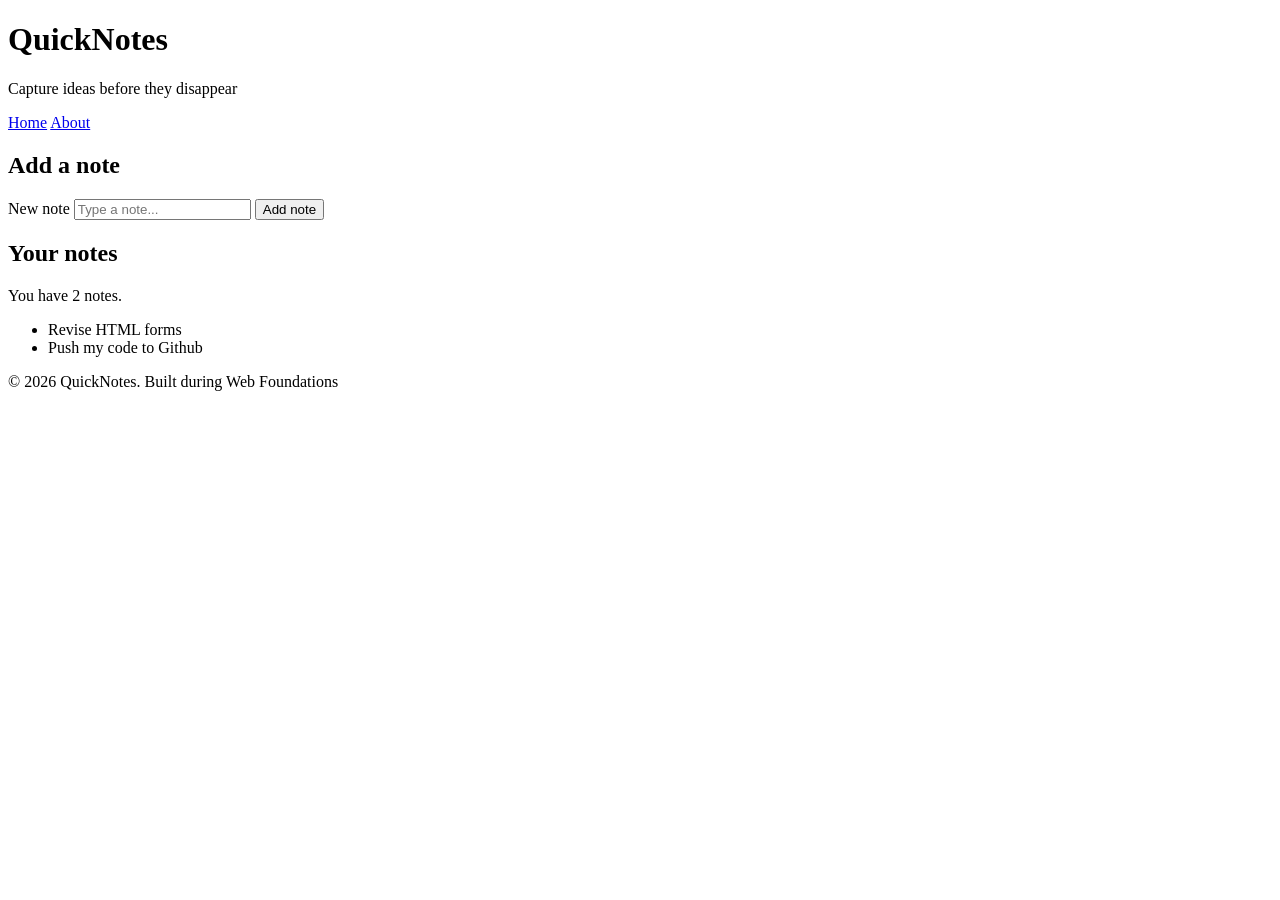
<file: practice/quicknotes-day1/index.html>
<!DOCTYPE html>
<html lang="en">
<head>
    <meta charset="UTF-8">
    <meta name="viewport" content="width=device-width, initial-scale=1.0">
    <title>QuickNotes - Home</title>
</head>
<body>
    <header>
        <h1>QuickNotes</h1>
        <p>Capture ideas before they disappear</p>
        <nav>
            <a href="index.html">Home</a>
            <a href="about.html">About</a>
        </nav>
    </header>

    <main>
        <section>
            <h2>Add a note</h2>
            <form id="note-form">
                <label for="note-input">New note</label>
                <input type="text" id="note-input" placeholder="Type a note..."/>
                <button type="submit">Add note</button>
            </form>
        </section>

        <section>
            <h2>Your notes</h2>
            <p id="note-count">You have 2 notes.</p>
            <ul id="notes-list">
                <li>Revise HTML forms</li>
                <li>Push my code to Github</li>
            </ul>
        </section>
    </main>

    <footer>
        <p>&copy; 2026 QuickNotes. Built during Web Foundations</p>
    </footer>
</body>
</html>
</file>
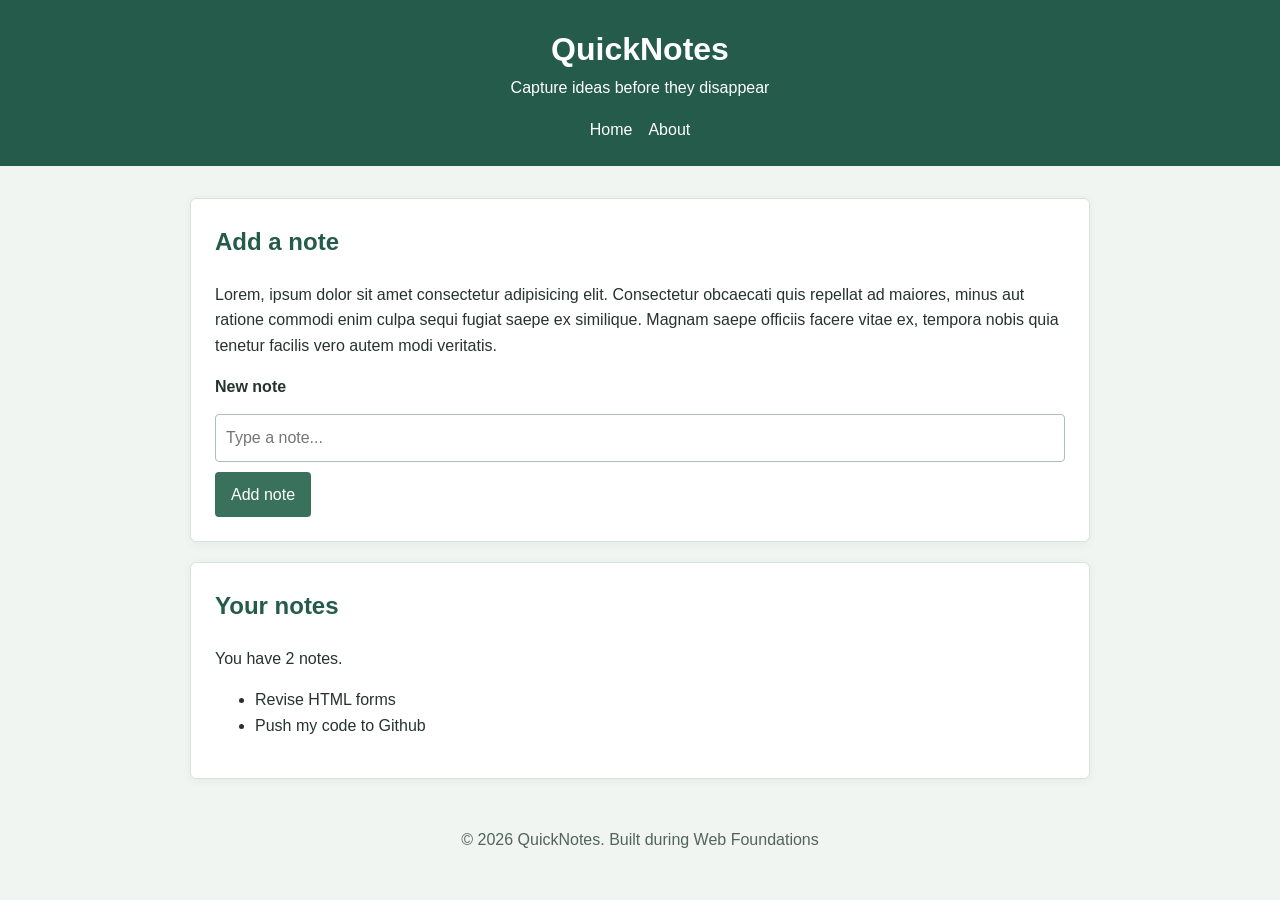
<file: practice/quicknotes-day1/day2/index.html>
<!doctype html>
<html lang="en">
  <head>
    <meta charset="UTF-8" />
    <meta name="viewport" content="width=device-width, initial-scale=1.0" />
    <link rel="stylesheet" href="style.css" />
    <title>QuickNotes - Home</title>
  </head>
  <body>
    <header>
      <h1>QuickNotes</h1>
      <p>Capture ideas before they disappear</p>
      <nav>
        <ul>
          <li><a href="index.html">Home</a></li>
          <li><a href="about.html">About</a></li>
        </ul>
      </nav>
    </header>

    <main>
      <section>
        <h2>Add a note</h2>
        <p class="sample-text">Lorem, ipsum dolor sit amet consectetur adipisicing elit. Consectetur obcaecati quis repellat ad maiores, minus aut ratione commodi enim culpa sequi fugiat saepe ex similique. Magnam saepe officiis facere vitae ex, tempora nobis quia tenetur facilis vero autem modi veritatis.</p>
        <form id="note-form">
          <label for="note-input">New note</label>
          <input type="text" id="note-input" placeholder="Type a note..." />
          <button type="submit">Add note</button>
        </form>
      </section>

      <section>
        <h2>Your notes</h2>
        <p id="note-count">You have 2 notes.</p>
        <ul id="notes-list">
          <li>Revise HTML forms</li>
          <li>Push my code to Github</li>
        </ul>
      </section>
    </main>

    <footer>
      <p>&copy; 2026 QuickNotes. Built during Web Foundations</p>
    </footer>
  </body>
</html>
</file>
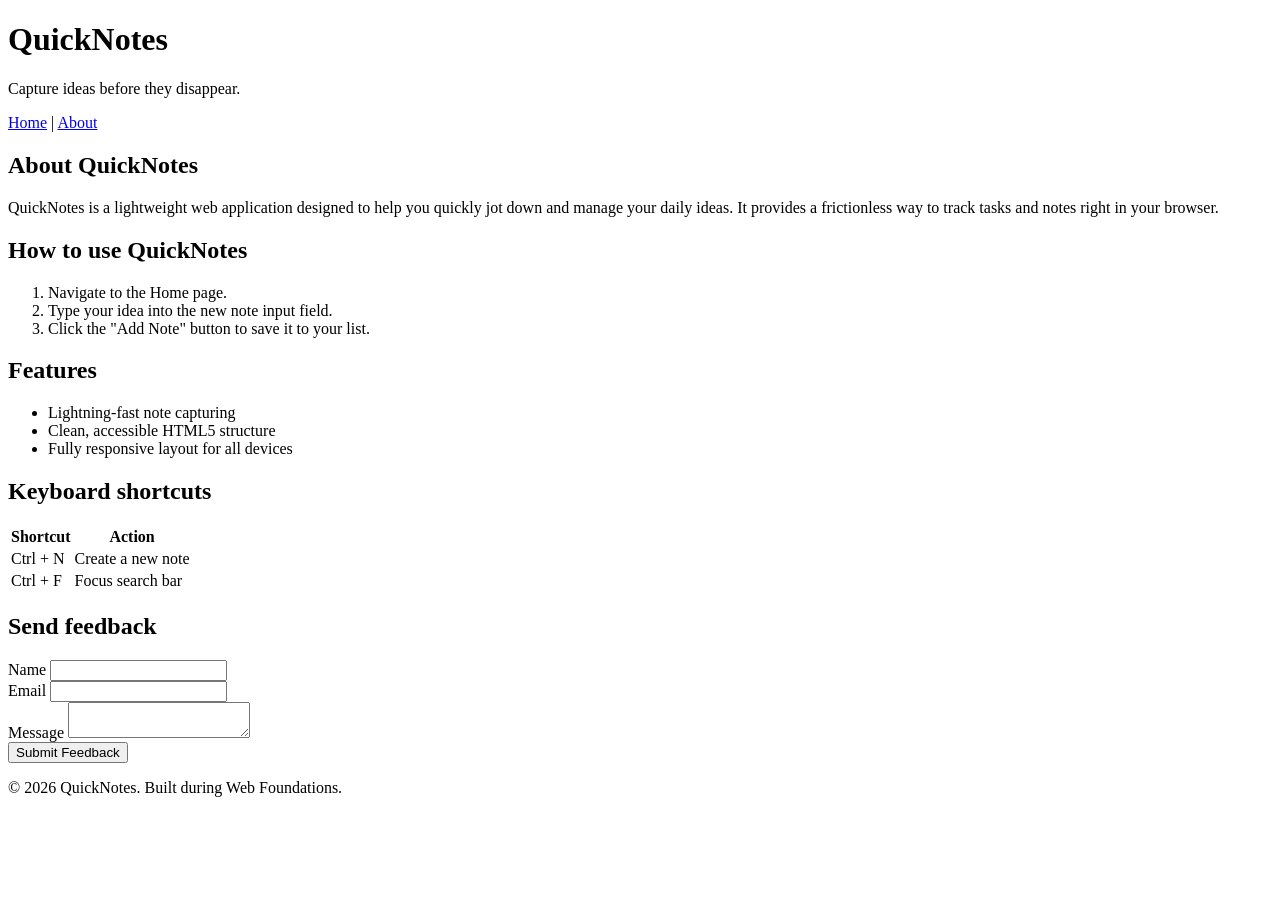
<file: practice/quicknotes-day1/about.html>
<!DOCTYPE html>
<html lang="en">
  <head>
    <meta charset="UTF-8" />
    <meta name="viewport" content="width=device-width, initial-scale=1.0" />
    <title>QuickNotes - About</title>
  </head>
  <body>
    <header>
      <h1>QuickNotes</h1>
      <p>Capture ideas before they disappear.</p>
      <nav>
        <a href="index.html">Home</a> | 
        <a href="about.html">About</a>
      </nav>
    </header>
 
    <main>
      <section>
        <h2>About QuickNotes</h2>
        <p>QuickNotes is a lightweight web application designed to help you quickly jot down and manage your daily ideas. It provides a frictionless way to track tasks and notes right in your browser.</p>
      </section>
 
      <section>
        <h2>How to use QuickNotes</h2>
        <ol>
          <li>Navigate to the Home page.</li>
          <li>Type your idea into the new note input field.</li>
          <li>Click the "Add Note" button to save it to your list.</li>
        </ol>
      </section>
 
      <section>
        <h2>Features</h2>
        <ul>
          <li>Lightning-fast note capturing</li>
          <li>Clean, accessible HTML5 structure</li>
          <li>Fully responsive layout for all devices</li>
        </ul>
      </section>
 
      <section>
        <h2>Keyboard shortcuts</h2>
        <table>
          <thead>
            <tr>
              <th>Shortcut</th>
              <th>Action</th>
            </tr>
          </thead>
          <tbody>
            <tr>
              <td>Ctrl + N</td>
              <td>Create a new note</td>
            </tr>
            <tr>
              <td>Ctrl + F</td>
              <td>Focus search bar</td>
            </tr>
          </tbody>
        </table>
      </section>
 
      <section>
        <h2>Send feedback</h2>
        <form id="feedback-form">
          <div>
            <label for="name">Name</label>
            <input type="text" id="name" name="name" required />
          </div>
          <div>
            <label for="email">Email</label>
            <input type="email" id="email" name="email" required />
          </div>
          <div>
            <label for="message">Message</label>
            <textarea id="message" name="message" required></textarea>
          </div>
          <button type="submit">Submit Feedback</button>
        </form>
      </section>
    </main>
 
    <footer>
      <p>&copy; 2026 QuickNotes. Built during Web Foundations.</p>
    </footer>
  </body>
</html>
</file>
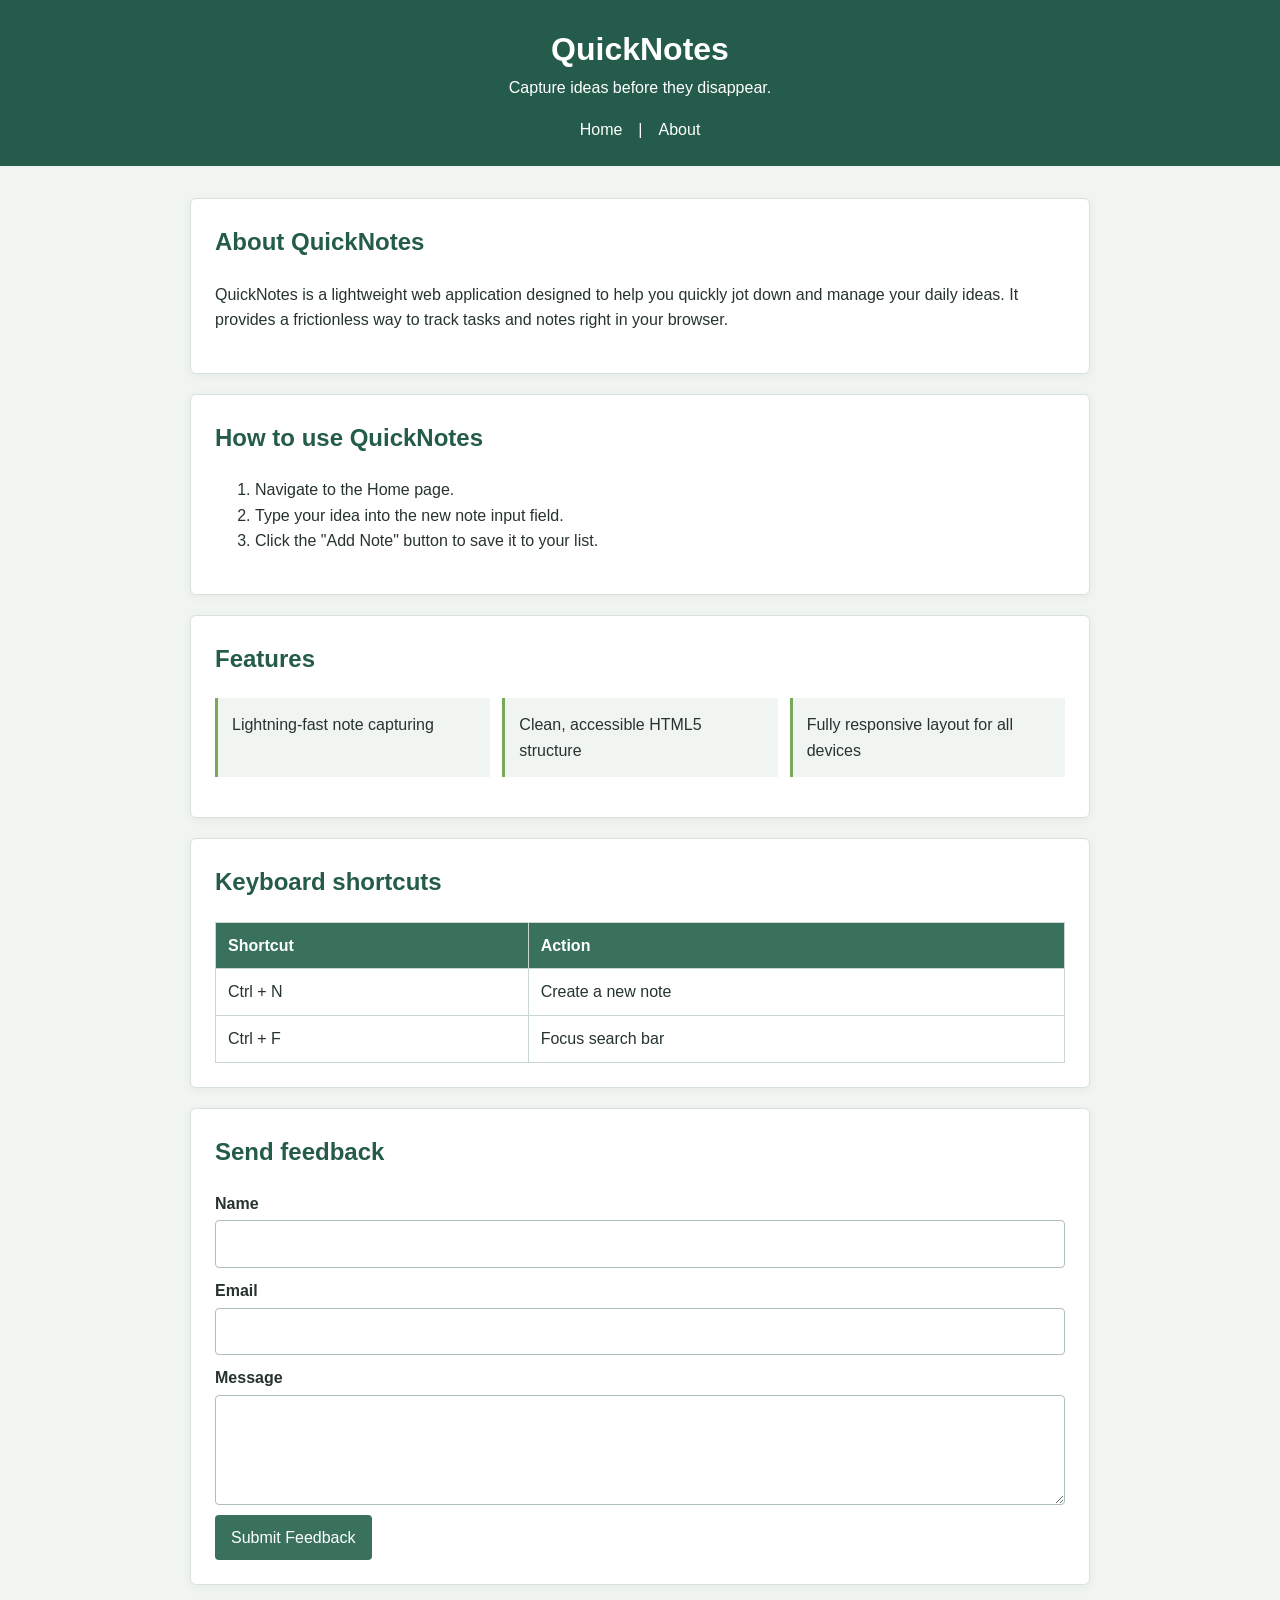
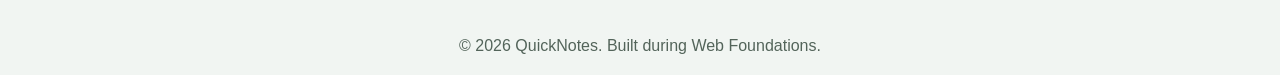
<file: practice/quicknotes-day1/day2/about.html>
<!DOCTYPE html>
<html lang="en">
  <head>
    <meta charset="UTF-8" />
    <meta name="viewport" content="width=device-width, initial-scale=1.0" />
    <link rel="stylesheet" href="style.css" />
    <title>QuickNotes - About</title>
  </head>
  <body>
    <header>
      <h1>QuickNotes</h1>
      <p>Capture ideas before they disappear.</p>
      <nav>
        <a href="index.html">Home</a> | 
        <a href="about.html">About</a>
      </nav>
    </header>
 
    <main>
      <section>
        <h2>About QuickNotes</h2>
        <p>QuickNotes is a lightweight web application designed to help you quickly jot down and manage your daily ideas. It provides a frictionless way to track tasks and notes right in your browser.</p>
      </section>
 
      <section>
        <h2>How to use QuickNotes</h2>
        <ol>
          <li>Navigate to the Home page.</li>
          <li>Type your idea into the new note input field.</li>
          <li>Click the "Add Note" button to save it to your list.</li>
        </ol>
      </section>
 
      <section>
        <h2>Features</h2>
        <ul class="features">
          <li>Lightning-fast note capturing</li>
          <li>Clean, accessible HTML5 structure</li>
          <li>Fully responsive layout for all devices</li>
        </ul>
      </section>
 
      <section>
        <h2>Keyboard shortcuts</h2>
        <table>
          <thead>
            <tr>
              <th>Shortcut</th>
              <th>Action</th>
            </tr>
          </thead>
          <tbody>
            <tr>
              <td>Ctrl + N</td>
              <td>Create a new note</td>
            </tr>
            <tr>
              <td>Ctrl + F</td>
              <td>Focus search bar</td>
            </tr>
          </tbody>
        </table>
      </section>
 
      <section>
        <h2>Send feedback</h2>
        <form id="feedback-form">
          <div>
            <label for="name">Name</label>
            <input type="text" id="name" name="name" required />
          </div>
          <div>
            <label for="email">Email</label>
            <input type="email" id="email" name="email" required />
          </div>
          <div>
            <label for="message">Message</label>
            <textarea id="message" name="message" required></textarea>
          </div>
          <button type="submit">Submit Feedback</button>
        </form>
      </section>
    </main>
 
    <footer>
      <p>&copy; 2026 QuickNotes. Built during Web Foundations.</p>
    </footer>
  </body>
</html>
</file>
<file: practice/quicknotes-day1/day2/style.css>
* {
  box-sizing: border-box;
}

body {
  margin: 0;
  color: #26332f;
  background: #f1f5f2;
  font-family: Arial, sans-serif;
  line-height: 1.6;
}

header {
  padding: 24px 20px;
  color: #fff;
  background: #245b4a;
  text-align: center;
}

header h1,
header p {
  margin: 0;
}

nav {
  display: flex;
  justify-content: center;
  align-items: center;
  gap: 16px;
  margin-top: 16px;
}

nav ul {
  display: flex;
  justify-content: center;
  gap: 16px;
  margin: 0;
  padding: 0;
  list-style: none;
}

nav a {
  color: #fff;
  text-decoration: none;
  transition: color 180ms ease, text-decoration-color 180ms ease;
}

nav a:hover,
nav a:focus-visible {
  color: #c5ed92;
  text-decoration: underline;
  text-underline-offset: 4px;
}

main {
  width: min(100% - 32px, 900px);
  margin: 32px auto;
}

section {
  margin-bottom: 20px;
  padding: 24px;
  background: #fff;
  border: 1px solid #d8e2dc;
  border-radius: 6px;
  box-shadow: 0 2px 8px rgb(31 65 51 / 6%);
}

section h2 {
  margin-top: 0;
  color: #245b4a;
}

.features {
  display: grid;
  grid-template-columns: repeat(auto-fit, minmax(180px, 1fr));
  gap: 12px;
  padding: 0;
  list-style: none;
}

.features li {
  padding: 14px;
  background: #f1f5f2;
  border-left: 3px solid #79a85a;
}

table {
  width: 100%;
  border-collapse: collapse;
}

th,
td {
  padding: 10px 12px;
  border: 1px solid #cbd8d0;
  text-align: left;
}

th {
  color: #fff;
  background: #39715d;
}

form {
  display: flex;
  flex-direction: column;
  align-items: flex-start;
  gap: 10px;
}

form div {
  width: 100%;
}

label {
  display: block;
  margin-bottom: 4px;
  font-weight: 600;
}

input,
textarea {
  display: block;
  width: 100%;
  padding: 10px;
  border: 1px solid #aebfb4;
  border-radius: 4px;
  font: inherit;
}

input:focus,
textarea:focus {
  border-color: #39715d;
  outline: 2px solid rgb(57 113 93 / 18%);
}

textarea {
  min-height: 110px;
  resize: vertical;
}

button {
  padding: 10px 16px;
  color: #fff;
  background: #39715d;
  border: 0;
  border-radius: 4px;
  font: inherit;
  cursor: pointer;
  transition: background-color 180ms ease, transform 180ms ease;
}

button:hover,
button:focus-visible {
  background: #245b4a;
  transform: translateY(-1px);
}

footer {
  padding: 16px;
  color: #53645a;
  text-align: center;
}

footer p {
  margin: 0;
}

@media (max-width: 600px) {
  main {
    width: min(100% - 20px, 900px);
    margin: 20px auto;
  }

  section {
    padding: 18px;
  }

  nav {
    flex-wrap: wrap;
  }

  table {
    font-size: 0.9rem;
  }

  th,
  td {
    padding: 8px;
  }
}
</file>
